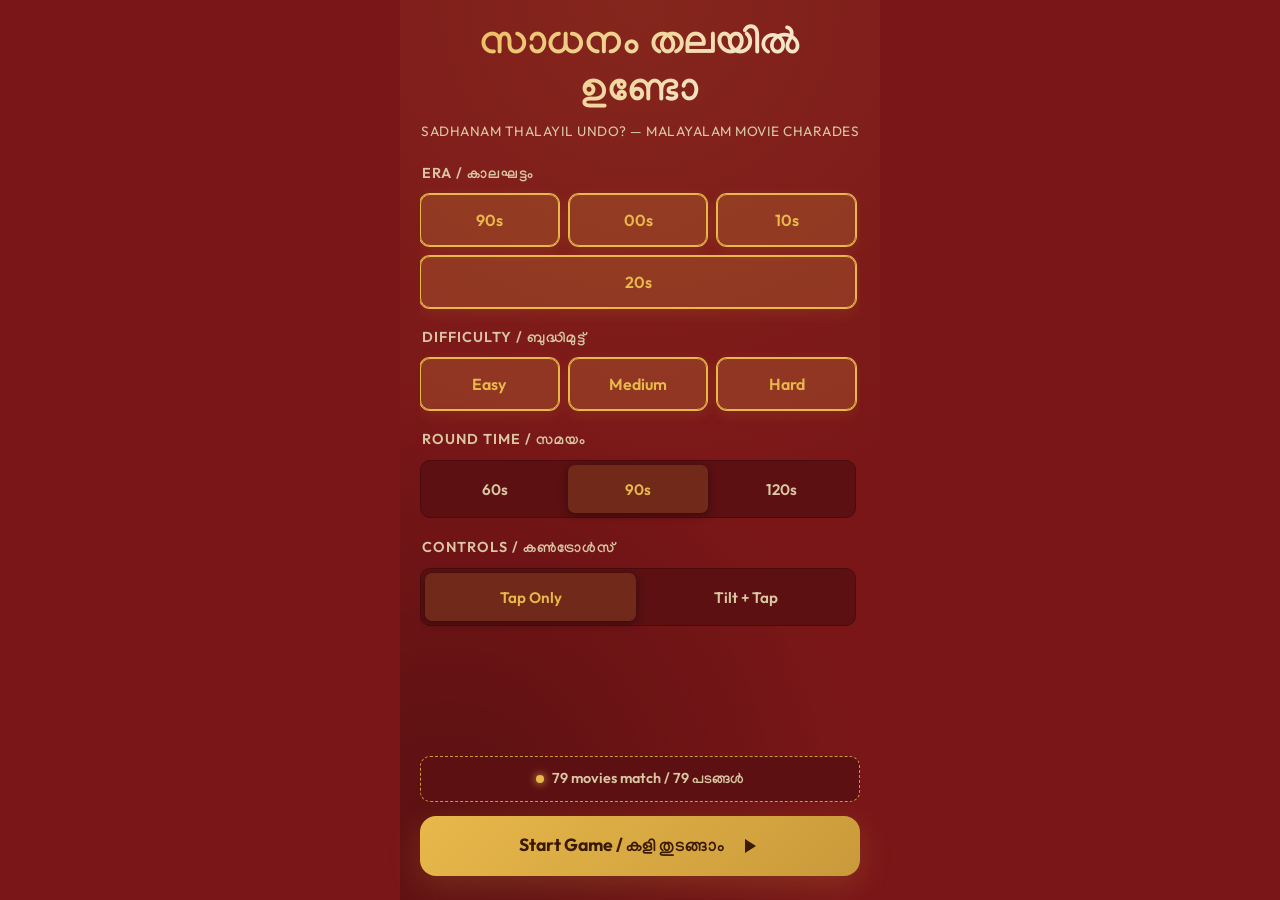
<file: index.html>
<!DOCTYPE html>
<html lang="ml">
<title>Sadhanam Thalayil Undo?</title>

<head>
    <meta charset="UTF-8">
    <meta name="viewport" content="width=device-width, initial-scale=1.0, maximum-scale=1.0, user-scalable=no">
    <title>Padam Nokkiye - Setup Screen</title>
    <!-- Google Fonts for premium typography -->
    <link rel="preconnect" href="https://fonts.googleapis.com">
    <link rel="preconnect" href="https://fonts.gstatic.com" crossorigin>
    <link
        href="https://fonts.googleapis.com/css2?family=Manjari:wght@400;700&family=Outfit:wght@300;400;600;800&display=swap"
        rel="stylesheet">
    <link rel="stylesheet" href="src/style.css">
    <link rel="manifest" href="manifest.json">
    <link rel="apple-touch-icon" href="icons/icon-192.png">
</head>

<body>
    <div class="app-container">
        <!-- Setup Screen View -->
        <div id="view-setup" class="view-panel active">
            <!-- Premium Header Area -->
            <header class="header">
                <h1 class="logo-text">സാധനം തലയിൽ ഉണ്ടോ</h1>
                <p class="tagline">Sadhanam Thalayil Undo? — Malayalam Movie Charades</p>
            </header>

            <main class="setup-content">
                <!-- Era Selection -->
                <section class="setup-group">
                    <h2 class="section-title">Era / കാലഘട്ടം</h2>
                    <div class="chips-container" id="era-chips">
                        <button class="chip active" data-value="90s" aria-pressed="true">90s</button>
                        <button class="chip active" data-value="00s" aria-pressed="true">00s</button>
                        <button class="chip active" data-value="10s" aria-pressed="true">10s</button>
                        <button class="chip active" data-value="20s" aria-pressed="true">20s</button>
                    </div>
                </section>

                <!-- Difficulty Selection -->
                <section class="setup-group">
                    <h2 class="section-title">Difficulty / ബുദ്ധിമുട്ട്</h2>
                    <div class="chips-container" id="diff-chips">
                        <button class="chip active" data-value="easy" aria-pressed="true">Easy</button>
                        <button class="chip active" data-value="medium" aria-pressed="true">Medium</button>
                        <button class="chip active" data-value="hard" aria-pressed="true">Hard</button>
                    </div>
                </section>

                <!-- Config Grid (Round Length & Input Mode) -->
                <div class="config-grid">
                    <!-- Round Length Selection -->
                    <section class="setup-group">
                        <h2 class="section-title">Round Time / സമയം</h2>
                        <div class="segmented-control" id="time-control">
                            <button class="segment" data-value="60">60s</button>
                            <button class="segment active" data-value="90">90s</button>
                            <button class="segment" data-value="120">120s</button>
                        </div>
                    </section>

                    <!-- Input Mode Selection -->
                    <section class="setup-group">
                        <h2 class="section-title">Controls / കൺട്രോൾസ്</h2>
                        <div class="segmented-control" id="input-control">
                            <button class="segment active" data-value="tap">Tap Only</button>
                            <button class="segment" data-value="tilt">Tilt + Tap</button>
                        </div>
                    </section>
                </div>
            </main>

            <!-- Dynamic Match Count Box & Action Bar -->
            <footer class="footer-actions">
                <div class="match-count-indicator" id="match-count-box">
                    <span class="match-pulse"></span>
                    <span id="match-count-text">Calculating matched movies...</span>
                </div>

                <button class="btn-start" id="btn-start-game" disabled>
                    <span>Start Game / കളി തുടങ്ങാം</span>
                    <svg viewBox="0 0 24 24" width="24" height="24">
                        <path fill="currentColor" d="M8 5v14l11-7z" />
                    </svg>
                </button>
            </footer>
        </div>

        <!-- Game Playback Screen View -->
        <div id="view-game" class="view-panel">
            <!-- HUD / Stats bar -->
            <header class="hud-bar">
                <div class="hud-item timer-readout">
                    <svg viewBox="0 0 24 24" width="20" height="20">
                        <path fill="currentColor"
                            d="M12 2C6.5 2 2 6.5 2 12s4.5 10 10 10 10-4.5 10-10S17.5 2 12 2zm0 18c-4.4 0-8-3.6-8-8s3.6-8 8-8 8 3.6 8 8-3.6 8-8 8zm.5-13H11v6l5.2 3.2.8-1.3-4.5-2.7V7z" />
                    </svg>
                    <span id="hud-timer">00</span>
                </div>
                <div class="hud-item score-readout">
                    <span class="hud-label">SCORE:</span>
                    <span id="hud-score">0</span>
                </div>
            </header>

            <!-- Movie Display Area -->
            <main class="card-display">
                <div class="card-inner">
                    <h1 id="movie-title" class="movie-title-large">Loading...</h1>
                    <div class="card-metadata">
                        <span id="tag-era" class="badge badge-era">90s</span>
                        <span id="tag-diff" class="badge badge-diff">Easy</span>
                    </div>
                </div>
            </main>

            <!-- Full-width Action Buttons -->
            <footer class="game-actions">
                <button class="action-btn btn-pass" id="btn-action-pass">
                    <svg viewBox="0 0 24 24" width="24" height="24">
                        <path fill="currentColor"
                            d="M19 6.41L17.59 5 12 10.59 6.41 5 5 6.41 10.59 12 5 17.59 6.41 19 12 13.41 17.59 19 19 17.59 13.41 12z" />
                    </svg>
                    <span>Pass / ഒഴിവാക്കുക</span>
                </button>
                <button class="action-btn btn-correct" id="btn-action-correct">
                    <svg viewBox="0 0 24 24" width="24" height="24">
                        <path fill="currentColor" d="M9 16.2L4.8 12l-1.4 1.4L9 19 21 7l-1.4-1.4L9 16.2z" />
                    </svg>
                    <span>Correct / ശരി</span>
                </button>
            </footer>
        </div>

        <!-- Game Over / End Screen View -->
        <div id="view-end" class="view-panel">
            <!-- Final Scoreboard -->
            <header class="end-header">
                <p class="end-subtitle">Game Over / കളി കഴിഞ്ഞു</p>
                <div class="final-score-container">
                    <span id="end-score-val">0</span>
                    <span class="score-label">Points / പോയിന്റുകൾ</span>
                </div>
            </header>

            <!-- Scrollable Played History List -->
            <main class="history-content">
                <h3 class="section-title">Movie History / ചരിത്രം</h3>
                <div class="history-list" id="history-items-list">
                    <!-- Dynamic history rows populated by JS -->
                </div>
            </main>

            <!-- Navigation Buttons -->
            <footer class="end-actions">
                <button class="btn-start" id="btn-play-again">
                    <span>Play Again / വീണ്ടും കളിക്കാം</span>
                    <svg viewBox="0 0 24 24" width="24" height="24">
                        <path fill="currentColor"
                            d="M17.65 6.35C16.2 4.9 14.21 4 12 4c-4.42 0-7.99 3.58-7.99 8s3.57 8 7.99 8c3.73 0 6.84-2.55 7.73-6h-2.08c-.82 2.33-3.04 4-5.65 4-3.31 0-6-2.69-6-6s2.69-6 6-6c1.66 0 3.14.69 4.22 1.78L13 11h7V4l-2.35 2.35z" />
                    </svg>
                </button>
                <button class="action-btn btn-pass" id="btn-change-filters">
                    <span>Change Filters / ഫിൽട്ടർ മാറ്റുക</span>
                </button>
            </footer>
        </div>
    </div>

    <!-- Script references -->
    <script type="module" src="src/app.js"></script>
</body>

</html>
</file>
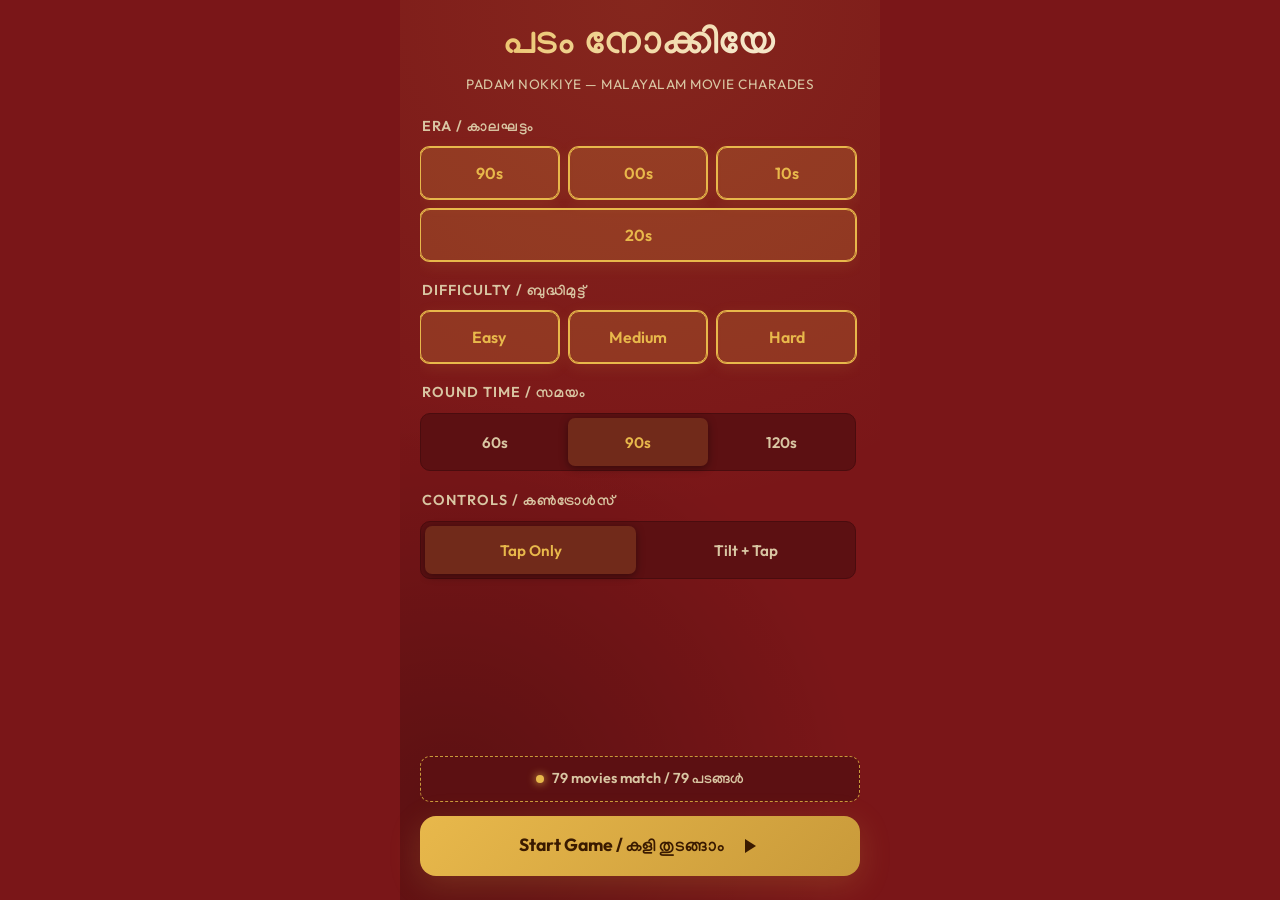
<file: src/index.html>
<!DOCTYPE html>
<html lang="ml">
<head>
    <meta charset="UTF-8">
    <meta name="viewport" content="width=device-width, initial-scale=1.0, maximum-scale=1.0, user-scalable=no">
    <title>Padam Nokkiye - Setup Screen</title>
    <!-- Google Fonts for premium typography -->
    <link rel="preconnect" href="https://fonts.googleapis.com">
    <link rel="preconnect" href="https://fonts.gstatic.com" crossorigin>
    <link href="https://fonts.googleapis.com/css2?family=Manjari:wght@400;700&family=Outfit:wght@300;400;600;800&display=swap" rel="stylesheet">
    <link rel="stylesheet" href="style.css">
    <link rel="manifest" href="manifest.json">
    <link rel="apple-touch-icon" href="icons/icon-192.png">
</head>
<body>
    <div class="app-container">
        <!-- Setup Screen View -->
        <div id="view-setup" class="view-panel active">
            <!-- Premium Header Area -->
            <header class="header">
                <h1 class="logo-text">പടം നോക്കിയേ</h1>
                <p class="tagline">Padam Nokkiye — Malayalam Movie Charades</p>
            </header>

            <main class="setup-content">
                <!-- Era Selection -->
                <section class="setup-group">
                    <h2 class="section-title">Era / കാലഘട്ടം</h2>
                    <div class="chips-container" id="era-chips">
                        <button class="chip active" data-value="90s" aria-pressed="true">90s</button>
                        <button class="chip active" data-value="00s" aria-pressed="true">00s</button>
                        <button class="chip active" data-value="10s" aria-pressed="true">10s</button>
                        <button class="chip active" data-value="20s" aria-pressed="true">20s</button>
                    </div>
                </section>

                <!-- Difficulty Selection -->
                <section class="setup-group">
                    <h2 class="section-title">Difficulty / ബുദ്ധിമുട്ട്</h2>
                    <div class="chips-container" id="diff-chips">
                        <button class="chip active" data-value="easy" aria-pressed="true">Easy</button>
                        <button class="chip active" data-value="medium" aria-pressed="true">Medium</button>
                        <button class="chip active" data-value="hard" aria-pressed="true">Hard</button>
                    </div>
                </section>

                <!-- Config Grid (Round Length & Input Mode) -->
                <div class="config-grid">
                    <!-- Round Length Selection -->
                    <section class="setup-group">
                        <h2 class="section-title">Round Time / സമയം</h2>
                        <div class="segmented-control" id="time-control">
                            <button class="segment" data-value="60">60s</button>
                            <button class="segment active" data-value="90">90s</button>
                            <button class="segment" data-value="120">120s</button>
                        </div>
                    </section>

                    <!-- Input Mode Selection -->
                    <section class="setup-group">
                        <h2 class="section-title">Controls / കൺട്രോൾസ്</h2>
                        <div class="segmented-control" id="input-control">
                            <button class="segment active" data-value="tap">Tap Only</button>
                            <button class="segment" data-value="tilt">Tilt + Tap</button>
                        </div>
                    </section>
                </div>
            </main>

            <!-- Dynamic Match Count Box & Action Bar -->
            <footer class="footer-actions">
                <div class="match-count-indicator" id="match-count-box">
                    <span class="match-pulse"></span>
                    <span id="match-count-text">Calculating matched movies...</span>
                </div>
                
                <button class="btn-start" id="btn-start-game" disabled>
                    <span>Start Game / കളി തുടങ്ങാം</span>
                    <svg viewBox="0 0 24 24" width="24" height="24">
                        <path fill="currentColor" d="M8 5v14l11-7z"/>
                    </svg>
                </button>
            </footer>
        </div>

        <!-- Game Playback Screen View -->
        <div id="view-game" class="view-panel">
            <!-- HUD / Stats bar -->
            <header class="hud-bar">
                <div class="hud-item timer-readout">
                    <svg viewBox="0 0 24 24" width="20" height="20">
                        <path fill="currentColor" d="M12 2C6.5 2 2 6.5 2 12s4.5 10 10 10 10-4.5 10-10S17.5 2 12 2zm0 18c-4.4 0-8-3.6-8-8s3.6-8 8-8 8 3.6 8 8-3.6 8-8 8zm.5-13H11v6l5.2 3.2.8-1.3-4.5-2.7V7z"/>
                    </svg>
                    <span id="hud-timer">00</span>
                </div>
                <div class="hud-item score-readout">
                    <span class="hud-label">SCORE:</span>
                    <span id="hud-score">0</span>
                </div>
            </header>

            <!-- Movie Display Area -->
            <main class="card-display">
                <div class="card-inner">
                    <h1 id="movie-title" class="movie-title-large">Loading...</h1>
                    <div class="card-metadata">
                        <span id="tag-era" class="badge badge-era">90s</span>
                        <span id="tag-diff" class="badge badge-diff">Easy</span>
                    </div>
                </div>
            </main>

            <!-- Full-width Action Buttons -->
            <footer class="game-actions">
                <button class="action-btn btn-pass" id="btn-action-pass">
                    <svg viewBox="0 0 24 24" width="24" height="24">
                        <path fill="currentColor" d="M19 6.41L17.59 5 12 10.59 6.41 5 5 6.41 10.59 12 5 17.59 6.41 19 12 13.41 17.59 19 19 17.59 13.41 12z"/>
                    </svg>
                    <span>Pass / ഒഴിവാക്കുക</span>
                </button>
                <button class="action-btn btn-correct" id="btn-action-correct">
                    <svg viewBox="0 0 24 24" width="24" height="24">
                        <path fill="currentColor" d="M9 16.2L4.8 12l-1.4 1.4L9 19 21 7l-1.4-1.4L9 16.2z"/>
                    </svg>
                    <span>Correct / ശരി</span>
                </button>
            </footer>
        </div>

        <!-- Game Over / End Screen View -->
        <div id="view-end" class="view-panel">
            <!-- Final Scoreboard -->
            <header class="end-header">
                <p class="end-subtitle">Game Over / കളി കഴിഞ്ഞു</p>
                <div class="final-score-container">
                    <span id="end-score-val">0</span>
                    <span class="score-label">Points / പോയിന്റുകൾ</span>
                </div>
            </header>

            <!-- Scrollable Played History List -->
            <main class="history-content">
                <h3 class="section-title">Movie History / ചരിത്രം</h3>
                <div class="history-list" id="history-items-list">
                    <!-- Dynamic history rows populated by JS -->
                </div>
            </main>

            <!-- Navigation Buttons -->
            <footer class="end-actions">
                <button class="btn-start" id="btn-play-again">
                    <span>Play Again / വീണ്ടും കളിക്കാം</span>
                    <svg viewBox="0 0 24 24" width="24" height="24">
                        <path fill="currentColor" d="M17.65 6.35C16.2 4.9 14.21 4 12 4c-4.42 0-7.99 3.58-7.99 8s3.57 8 7.99 8c3.73 0 6.84-2.55 7.73-6h-2.08c-.82 2.33-3.04 4-5.65 4-3.31 0-6-2.69-6-6s2.69-6 6-6c1.66 0 3.14.69 4.22 1.78L13 11h7V4l-2.35 2.35z"/>
                    </svg>
                </button>
                <button class="action-btn btn-pass" id="btn-change-filters">
                    <span>Change Filters / ഫിൽട്ടർ മാറ്റുക</span>
                </button>
            </footer>
        </div>
    </div>

    <!-- Script references -->
    <script type="module" src="app.js"></script>
</body>
</html>
</file>
<file: src/style.css>
/* style.css */
/* -----------------------------------------------------------------------
   Design Tokens — Onam Poster Palette
   Deep maroon + gold + cream — warm, festive, readable
----------------------------------------------------------------------- */

:root {
  /* Backgrounds */
  --bg-primary:   #7A1618;   /* deep maroon */
  --bg-secondary: #5C1012;   /* darker maroon for cards/panels */
  --bg-tertiary:  #4A0C0E;   /* deepest maroon for borders/dividers */

  /* Gold accent */
  --accent-gold:      #E8B84B;  /* primary gold: headers, selected chips, Start btn */
  --accent-gold-rgb:  232, 184, 75;
  --accent-gold-dim:  #C99A3A;  /* dimmer gold for unselected chip borders */

  /* Text */
  --text-main:     #F5E6C8;  /* warm cream */
  --text-muted:    #D9C6A3;  /* dimmer cream for subtitles */
  --text-disabled: #9E7A5A;  /* muted for disabled elements */

  /* Action buttons */
  --accent-green:      #4A7C3C;  /* Correct */
  --accent-green-rgb:  74, 124, 60;
  --accent-red-bright: #C0392B;  /* Pass */
  --accent-red-rgb:    192, 57, 43;

  /* Glow / shadows */
  --glow-shadow: 0 8px 32px 0 rgba(232, 184, 75, 0.18);

  /* Shape */
  --border-radius-lg: 16px;
  --border-radius-md: 10px;

  --font-family: 'Outfit', 'Manjari', -apple-system, BlinkMacSystemFont, sans-serif;
}

/* Reset and Core Layout */
* {
  box-sizing: border-box;
  margin: 0;
  padding: 0;
  -webkit-tap-highlight-color: transparent;
  user-select: none;
}

html, body {
  width: 100%;
  height: 100%;
  background-color: var(--bg-primary);
  color: var(--text-main);
  font-family: var(--font-family);
  overflow: hidden; /* Prevent native bounce scroll */
  position: fixed; /* Keep viewport lock */
}

/* Base App Wrapper */
.app-container {
  display: flex;
  flex-direction: column;
  justify-content: space-between;
  width: 100%;
  height: 100%;
  max-width: 480px; /* Standard premium mobile view */
  margin: 0 auto;
  padding: 24px 20px;
  background-image:
    radial-gradient(circle at 50% 0%, rgba(232, 184, 75, 0.10) 0%, transparent 55%),
    radial-gradient(circle at 10% 90%, rgba(0, 0, 0, 0.25) 0%, transparent 45%);
}

/* Premium Title Area */
.header {
  text-align: center;
  margin-bottom: 24px;
}

.logo-text {
  font-size: 2.5rem;
  font-weight: 800;
  letter-spacing: -0.5px;
  background: linear-gradient(135deg, var(--accent-gold) 0%, #F5E6C8 70%);
  background-clip: text;
  -webkit-background-clip: text;
  -webkit-text-fill-color: transparent;
  text-shadow: none;
  font-family: 'Manjari', sans-serif;
  margin-bottom: 4px;
}

.tagline {
  font-size: 0.85rem;
  color: var(--text-muted);
  letter-spacing: 0.5px;
  text-transform: uppercase;
}

/* Scrollable Setup Core Content Area */
.setup-content {
  flex: 1;
  display: flex;
  flex-direction: column;
  gap: 20px;
  overflow-y: auto;
  padding-right: 4px;
  scrollbar-width: none; /* Firefox */
}
.setup-content::-webkit-scrollbar {
  display: none; /* Safari and Chrome */
}

.setup-group {
  display: flex;
  flex-direction: column;
  gap: 10px;
}

.section-title {
  font-size: 0.9rem;
  font-weight: 600;
  text-transform: uppercase;
  letter-spacing: 1px;
  color: var(--text-muted);
  padding-left: 2px;
}

/* Multi-select Chips layout */
.chips-container {
  display: flex;
  flex-wrap: wrap;
  gap: 10px;
}

.chip {
  flex: 1;
  min-width: calc(33.33% - 8px);
  min-height: 52px;
  border-radius: var(--border-radius-md);
  border: 1px solid var(--accent-gold-dim);
  background-color: var(--bg-secondary);
  color: var(--text-muted);
  font-family: var(--font-family);
  font-size: 1rem;
  font-weight: 600;
  cursor: pointer;
  display: flex;
  align-items: center;
  justify-content: center;
  transition: all 0.25s cubic-bezier(0.4, 0, 0.2, 1);
  outline: none;
}

/* Active (selected) state — gold fill + gold border */
.chip.active {
  background: rgba(232, 184, 75, 0.18);
  border-color: var(--accent-gold);
  color: var(--accent-gold);
  box-shadow: 0 0 0 1px var(--accent-gold), 0 4px 16px rgba(232, 184, 75, 0.12);
}

/* Interactive feedback on touch */
.chip:active, .segment:active {
  transform: scale(0.96);
}

/* Segmented Controls Layout (Timer / Mode) */
.config-grid {
  display: flex;
  flex-direction: column;
  gap: 20px;
}

.segmented-control {
  display: flex;
  background-color: var(--bg-secondary);
  padding: 4px;
  border-radius: var(--border-radius-md);
  border: 1px solid var(--bg-tertiary);
  gap: 4px;
}

.segment {
  flex: 1;
  min-height: 48px;
  border: none;
  background-color: transparent;
  color: var(--text-muted);
  font-family: var(--font-family);
  font-size: 0.95rem;
  font-weight: 600;
  border-radius: calc(var(--border-radius-md) - 3px);
  cursor: pointer;
  display: flex;
  align-items: center;
  justify-content: center;
  transition: all 0.2s ease;
  outline: none;
}

.segment.active {
  background-color: rgba(232, 184, 75, 0.15);
  color: var(--accent-gold);
  box-shadow: 0 2px 8px rgba(0,0,0,0.4);
}

/* Action Area (Matches & Start Button) */
.footer-actions {
  margin-top: 24px;
  display: flex;
  flex-direction: column;
  gap: 14px;
}

/* Matches Count Box */
.match-count-indicator {
  display: flex;
  align-items: center;
  justify-content: center;
  gap: 8px;
  background-color: var(--bg-secondary);
  border: 1px dashed var(--accent-gold-dim);
  border-radius: var(--border-radius-md);
  padding: 12px;
  font-size: 0.9rem;
  font-weight: 600;
  color: var(--text-muted);
}

.match-pulse {
  width: 8px;
  height: 8px;
  border-radius: 50%;
  background-color: var(--accent-gold);
  box-shadow: 0 0 8px var(--accent-gold);
  animation: pulse 1.6s infinite ease-in-out;
}

@keyframes pulse {
  0% { transform: scale(0.9); opacity: 0.6; }
  50% { transform: scale(1.2); opacity: 1; }
  100% { transform: scale(0.9); opacity: 0.6; }
}

/* Premium Start Button Style */
.btn-start {
  width: 100%;
  min-height: 60px;
  border-radius: var(--border-radius-lg);
  border: none;
  background: linear-gradient(135deg, var(--accent-gold) 0%, #C99A3A 100%);
  color: #3A1A00;
  font-family: var(--font-family);
  font-size: 1.1rem;
  font-weight: 700;
  cursor: pointer;
  display: flex;
  align-items: center;
  justify-content: center;
  gap: 12px;
  box-shadow: var(--glow-shadow);
  transition: all 0.3s cubic-bezier(0.4, 0, 0.2, 1);
  outline: none;
}

.btn-start:active {
  transform: translateY(2px) scale(0.98);
  box-shadow: 0 4px 16px 0 rgba(232, 184, 75, 0.20);
}

/* Disabled styling */
.btn-start:disabled {
  background: var(--bg-secondary);
  border: 1px solid var(--bg-tertiary);
  color: var(--text-disabled);
  box-shadow: none;
  cursor: not-allowed;
  transform: none;
}

.btn-start:disabled svg {
  opacity: 0.3;
}

.btn-start svg {
  transition: transform 0.2s ease;
}

.btn-start:not(:disabled):hover svg {
  transform: translateX(4px);
}

/* -----------------------------------------------------------------------
   View Panel Switching (Layout management)
----------------------------------------------------------------------- */
.view-panel {
  display: none;
  flex-direction: column;
  justify-content: space-between;
  width: 100%;
  height: 100%;
}

.view-panel.active {
  display: flex;
}

/* -----------------------------------------------------------------------
   Game Screen HUD / Header Section
----------------------------------------------------------------------- */
.hud-bar {
  display: flex;
  justify-content: space-between;
  align-items: center;
  margin-bottom: 20px;
}

.hud-item {
  display: flex;
  align-items: center;
  background-color: var(--bg-secondary);
  border: 1px solid var(--bg-tertiary);
  padding: 8px 16px;
  border-radius: 50px;
  font-weight: 700;
  font-size: 0.95rem;
}

.timer-readout {
  color: var(--accent-gold);
  gap: 6px;
}

.score-readout {
  color: var(--text-main);
  gap: 8px;
}

.hud-label {
  font-size: 0.75rem;
  color: var(--text-muted);
  letter-spacing: 0.5px;
}

/* -----------------------------------------------------------------------
   Game Screen Main Poster Display Card
----------------------------------------------------------------------- */
.card-display {
  flex: 1;
  display: flex;
  align-items: center;
  justify-content: center;
  padding: 10px 0;
}

.card-inner {
  width: 100%;
  padding: 40px 24px;
  background-color: var(--bg-secondary);
  border: 1px solid var(--bg-tertiary);
  border-radius: var(--border-radius-lg);
  box-shadow: 0 12px 40px rgba(0, 0, 0, 0.4);
  text-align: center;
  display: flex;
  flex-direction: column;
  justify-content: center;
  align-items: center;
  gap: 20px;
  min-height: 260px;
  position: relative;
  overflow: hidden;
}

.card-inner::after {
  content: '';
  position: absolute;
  top: 0;
  left: 0;
  right: 0;
  height: 4px;
  background: linear-gradient(90deg, var(--accent-gold), #C99A3A);
}

.movie-title-large {
  font-size: clamp(1.8rem, 8vw, 3.2rem); /* Dynamic fluid typography */
  font-weight: 800;
  line-height: 1.2;
  letter-spacing: -0.5px;
  color: var(--text-main);
  text-shadow: 0 2px 10px rgba(0, 0, 0, 0.5);
  font-family: 'Manjari', sans-serif;
  
  /* Robust text-wrap & break containment properties */
  word-wrap: break-word;
  word-break: break-word;
  overflow-wrap: break-word;
  hyphens: auto;
  
  /* Flexbox-friendly dimensions to prevent layout bleeding */
  width: 100%;
  max-width: 100%;
  box-sizing: border-box;
  padding: 0 8px;
  
  animation: floatIn 0.3s cubic-bezier(0.16, 1, 0.3, 1);
}

@keyframes floatIn {
  from { transform: translateY(12px); opacity: 0; }
  to { transform: translateY(0); opacity: 1; }
}

.card-metadata {
  display: flex;
  gap: 8px;
}

.badge {
  font-size: 0.75rem;
  font-weight: 700;
  text-transform: uppercase;
  letter-spacing: 0.5px;
  padding: 6px 12px;
  border-radius: 6px;
}

.badge-era {
  background-color: rgba(232, 184, 75, 0.15);
  color: var(--accent-gold);
  border: 1px solid rgba(232, 184, 75, 0.30);
}

.badge-diff {
  background-color: rgba(245, 230, 200, 0.06);
  color: var(--text-muted);
  border: 1px solid var(--bg-tertiary);
}

/* -----------------------------------------------------------------------
   Game Screen Action Buttons / Tap Zones
----------------------------------------------------------------------- */
.game-actions {
  margin-top: 24px;
  display: flex;
  flex-direction: column;
  gap: 16px;
  width: 100%;
}

.action-btn {
  width: 100%;
  min-height: 72px;
  border-radius: var(--border-radius-lg);
  border: none;
  font-family: var(--font-family);
  font-size: 1.15rem;
  font-weight: 700;
  cursor: pointer;
  display: flex;
  align-items: center;
  justify-content: center;
  gap: 14px;
  transition: transform 0.15s cubic-bezier(0.4, 0, 0.2, 1), box-shadow 0.15s ease;
  outline: none;
}

/* Pass (Skip) Action Target */
.btn-pass {
  background-color: var(--accent-red-bright);
  border: 1px solid rgba(192, 57, 43, 0.5);
  color: #ffffff;
  box-shadow: 0 6px 20px rgba(var(--accent-red-rgb), 0.25);
}

.btn-pass:active {
  transform: scale(0.95) translateY(2px);
  box-shadow: 0 4px 10px rgba(var(--accent-red-rgb), 0.15);
  filter: brightness(0.88);
}

/* Correct Action Target */
.btn-correct {
  background: linear-gradient(135deg, #5D9E4D 0%, var(--accent-green) 100%);
  color: #ffffff;
  box-shadow: 0 8px 24px rgba(var(--accent-green-rgb), 0.28);
}

.btn-correct:active {
  transform: scale(0.95) translateY(2px);
  box-shadow: 0 4px 12px rgba(var(--accent-green-rgb), 0.15);
}

.action-btn svg {
  pointer-events: none;
}

/* -----------------------------------------------------------------------
   End Screen Score Board Display
----------------------------------------------------------------------- */
.end-header {
  text-align: center;
  padding: 10px 0;
}

.end-subtitle {
  font-size: 0.95rem;
  color: var(--text-muted);
  text-transform: uppercase;
  letter-spacing: 2px;
  font-weight: 700;
  margin-bottom: 12px;
}

.final-score-container {
  display: inline-flex;
  flex-direction: column;
  align-items: center;
  justify-content: center;
  background-color: var(--bg-secondary);
  border: 2px solid var(--accent-gold-dim);
  border-radius: var(--border-radius-lg);
  padding: 24px;
  min-width: 180px;
  box-shadow: 0 8px 32px 0 rgba(0, 0, 0, 0.35), 0 0 0 1px rgba(232, 184, 75, 0.08);
}

#end-score-val {
  font-size: 4.5rem;
  font-weight: 800;
  line-height: 1;
  color: var(--accent-gold);
  text-shadow: 0 0 20px rgba(232, 184, 75, 0.40);
  margin-bottom: 6px;
}

.score-label {
  font-size: 0.8rem;
  color: var(--text-muted);
  text-transform: uppercase;
  letter-spacing: 1px;
}

/* -----------------------------------------------------------------------
   Scrollable Played History list items
----------------------------------------------------------------------- */
.history-content {
  flex: 1;
  display: flex;
  flex-direction: column;
  gap: 12px;
  margin: 20px 0;
  overflow: hidden;
}

.history-list {
  flex: 1;
  overflow-y: auto;
  display: flex;
  flex-direction: column;
  gap: 8px;
  padding-right: 4px;
  scrollbar-width: thin;
  scrollbar-color: var(--bg-tertiary) transparent;
}

.history-list::-webkit-scrollbar {
  width: 4px;
}
.history-list::-webkit-scrollbar-thumb {
  background-color: var(--bg-tertiary);
  border-radius: 4px;
}

.history-row {
  display: flex;
  justify-content: space-between;
  align-items: center;
  background-color: var(--bg-secondary);
  border: 1px solid var(--bg-tertiary);
  border-radius: var(--border-radius-md);
  padding: 14px 18px;
  font-size: 1.05rem;
  font-weight: 600;
  gap: 12px; /* Prevent text touching icon */
  animation: slideRow 0.3s ease-out;
}

@keyframes slideRow {
  from { transform: translateX(-8px); opacity: 0; }
  to { transform: translateX(0); opacity: 1; }
}

.history-title {
  font-family: 'Manjari', sans-serif;
  color: var(--text-main);
  text-align: left;
  word-wrap: break-word;
  word-break: break-word;
  overflow-wrap: break-word;
  flex: 1;
}

.history-status-icon {
  font-size: 1.2rem;
  font-weight: bold;
}

.history-row.correct-row {
  border-left: 4px solid var(--accent-green);
}
.history-row.correct-row .history-status-icon {
  color: var(--accent-green);
}

.history-row.passed-row {
  border-left: 4px solid var(--accent-red-bright);
}
.history-row.passed-row .history-status-icon {
  color: var(--accent-red-bright);
}

/* -----------------------------------------------------------------------
   End Screen Navigation Footer Buttons
----------------------------------------------------------------------- */
.end-actions {
  display: flex;
  flex-direction: column;
  gap: 14px;
  width: 100%;
}

/* -----------------------------------------------------------------------
   Landscape Rotation for Game Screen Only (#view-game.active)
----------------------------------------------------------------------- */
#view-game.active {
  display: flex;
  flex-direction: row;
  box-sizing: border-box;
  
  /* Visual orientation rotation & dimension swap */
  transform: rotate(90deg);
  transform-origin: center center;
  width: 100vh;
  height: 100vw;
  
  /* Centering positioning: 
     Setting top/left to 50% puts the top-left of the layout box at center.
     Negative margins offset by half of the layout width/height respectively:
     margin-top: -50% of layout height (100vw) = -50vw
     margin-left: -50% of layout width (100vh) = -50vh */
  position: fixed;
  top: 50%;
  left: 50%;
  margin-top: -50vw;
  margin-left: -50vh;
  
  /* Reset spacing and add visual padding (layout height is visual width) */
  padding: 20px 24px;
  
  /* Pristine background rendering */
  background-color: var(--bg-primary);
  background-image:
    radial-gradient(circle at 50% 0%, rgba(232, 184, 75, 0.10) 0%, transparent 55%),
    radial-gradient(circle at 10% 90%, rgba(0, 0, 0, 0.25) 0%, transparent 45%);
}

/* 1. HUD Bar (Visual Top) */
#view-game.active .hud-bar {
  height: 100%;
  width: auto;
  display: flex;
  flex-direction: column-reverse; /* Put Timer on visual left, Score on visual right */
  justify-content: space-between;
  align-items: center;
  margin: 0;
  margin-right: 12px; /* Acts as visual margin-bottom */
}

/* 2. Movie Card Display (Visual Center) */
#view-game.active .card-display {
  flex: 1;
  height: 100%;
  padding: 0;
}

#view-game.active .card-inner {
  width: 100%;
  height: 100%;
  min-height: 0;
  padding: 16px 20px;
}

#view-game.active .movie-title-large {
  /* Swap vw for vh so font sizes scale correctly along the visual horizontal width (layout height) */
  font-size: clamp(1.8rem, 8vh, 3.2rem);
}

/* 3. Action Buttons (Visual Bottom) */
#view-game.active .game-actions {
  width: 72px; /* Visual height of buttons container */
  height: 100%; /* Spans full visual width */
  display: flex;
  flex-direction: column; /* Stacks buttons side-by-side horizontally in rotated layout */
  gap: 16px;
  margin: 0;
  margin-left: 12px; /* Acts as visual margin-top */
}

#view-game.active .action-btn {
  flex: 1;
  width: 100%;
  min-height: 0;
}
</file>
